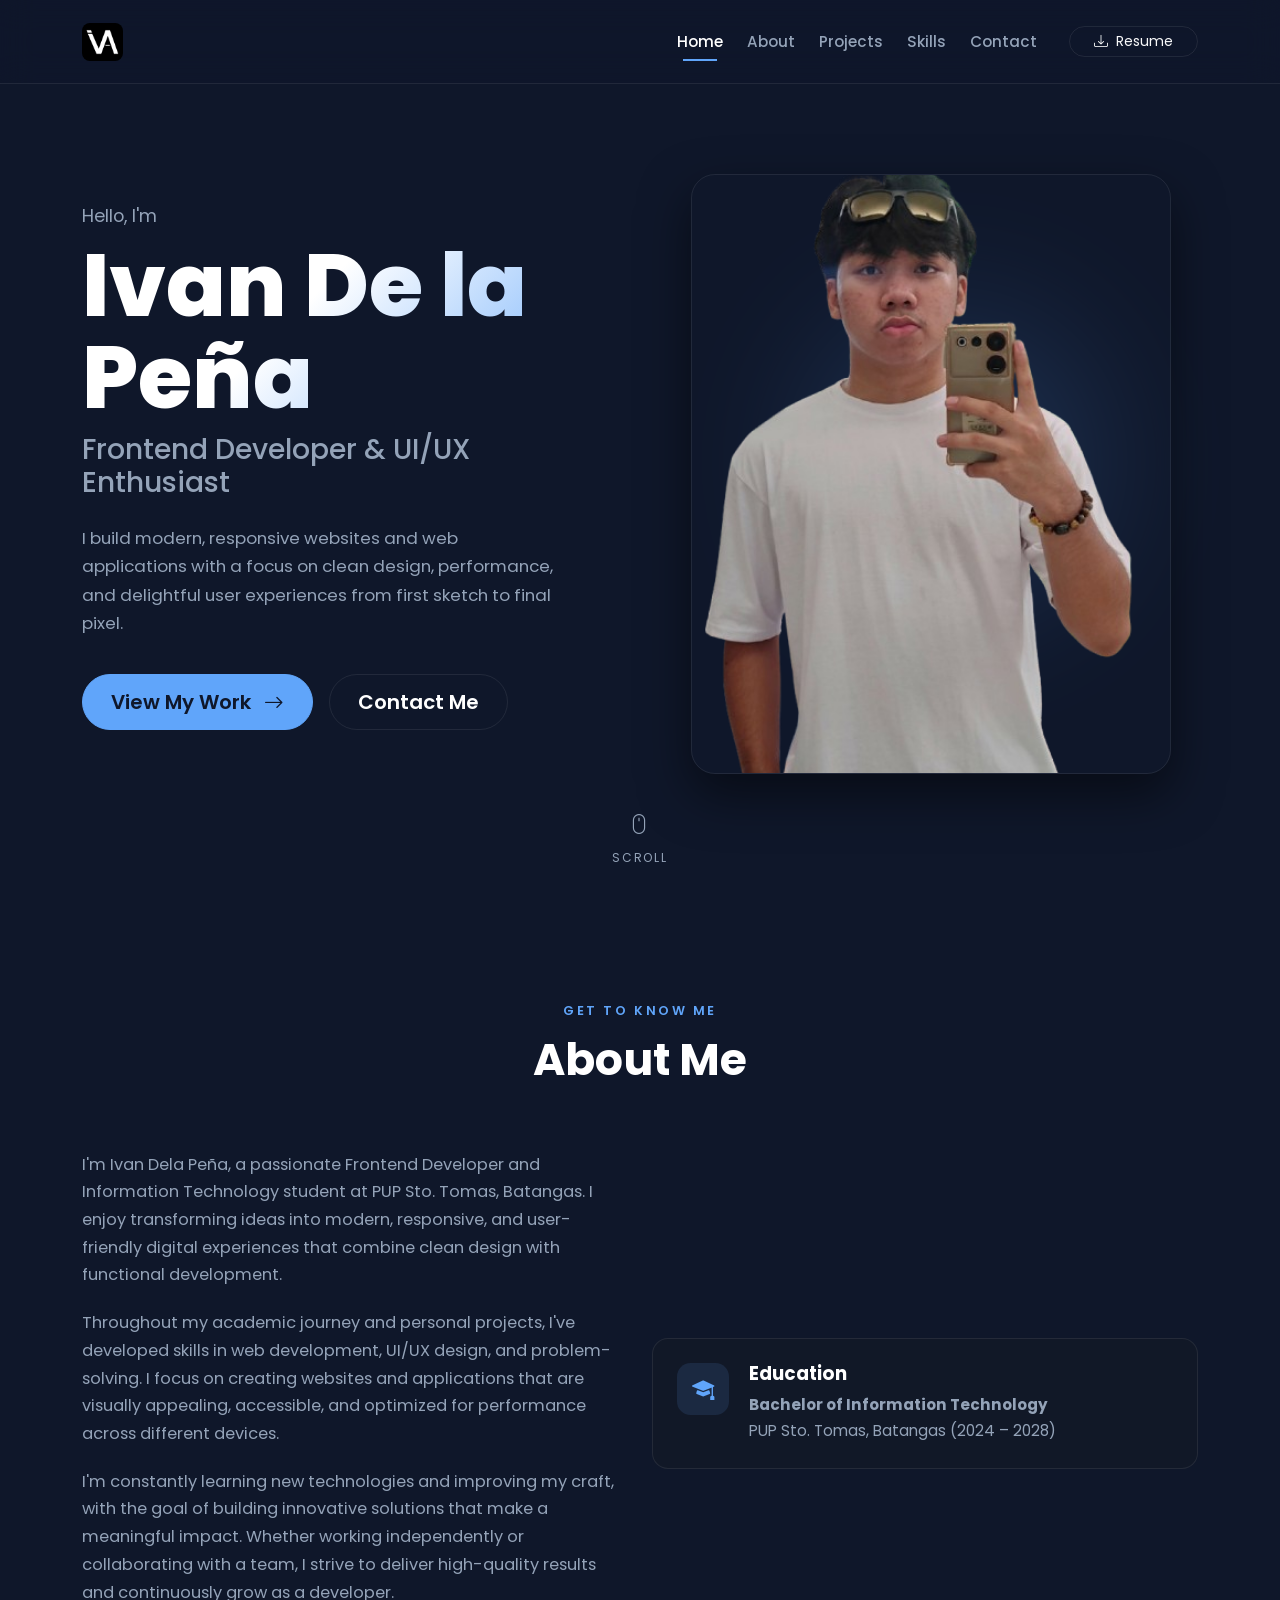
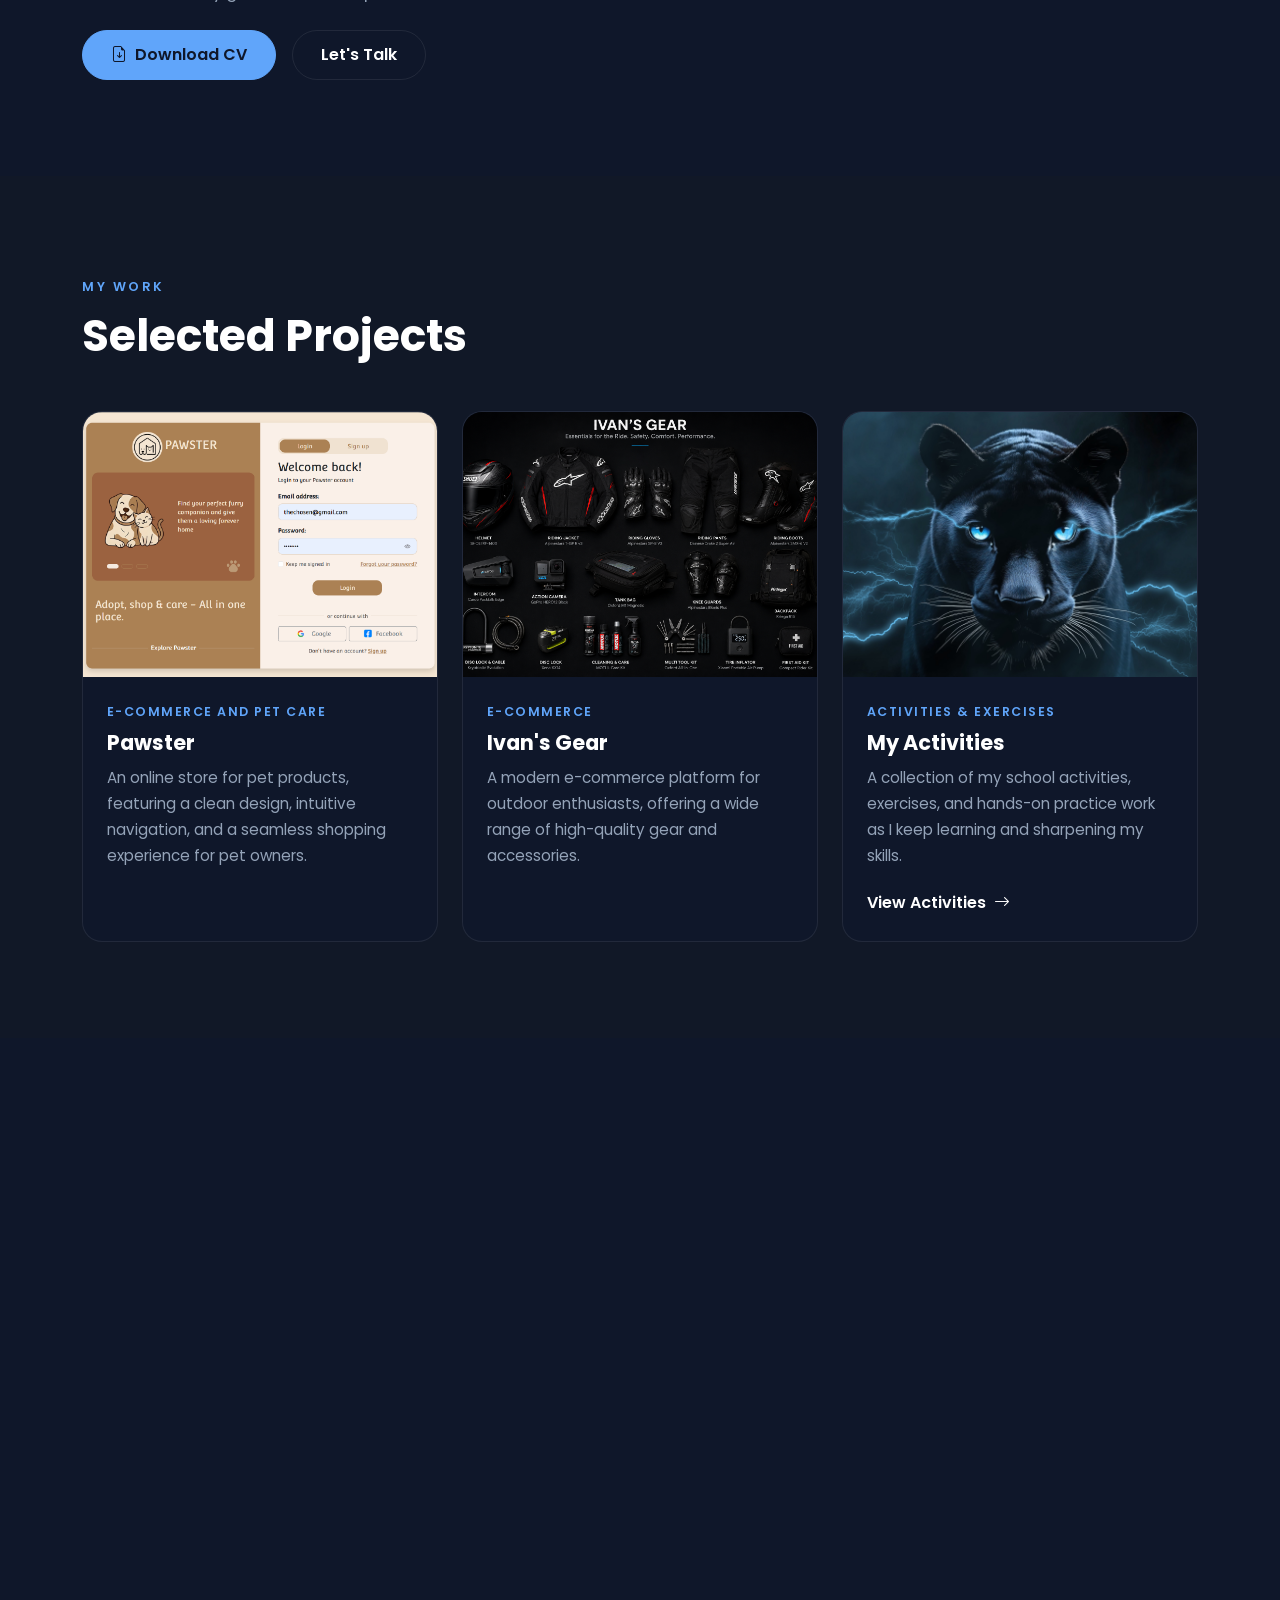
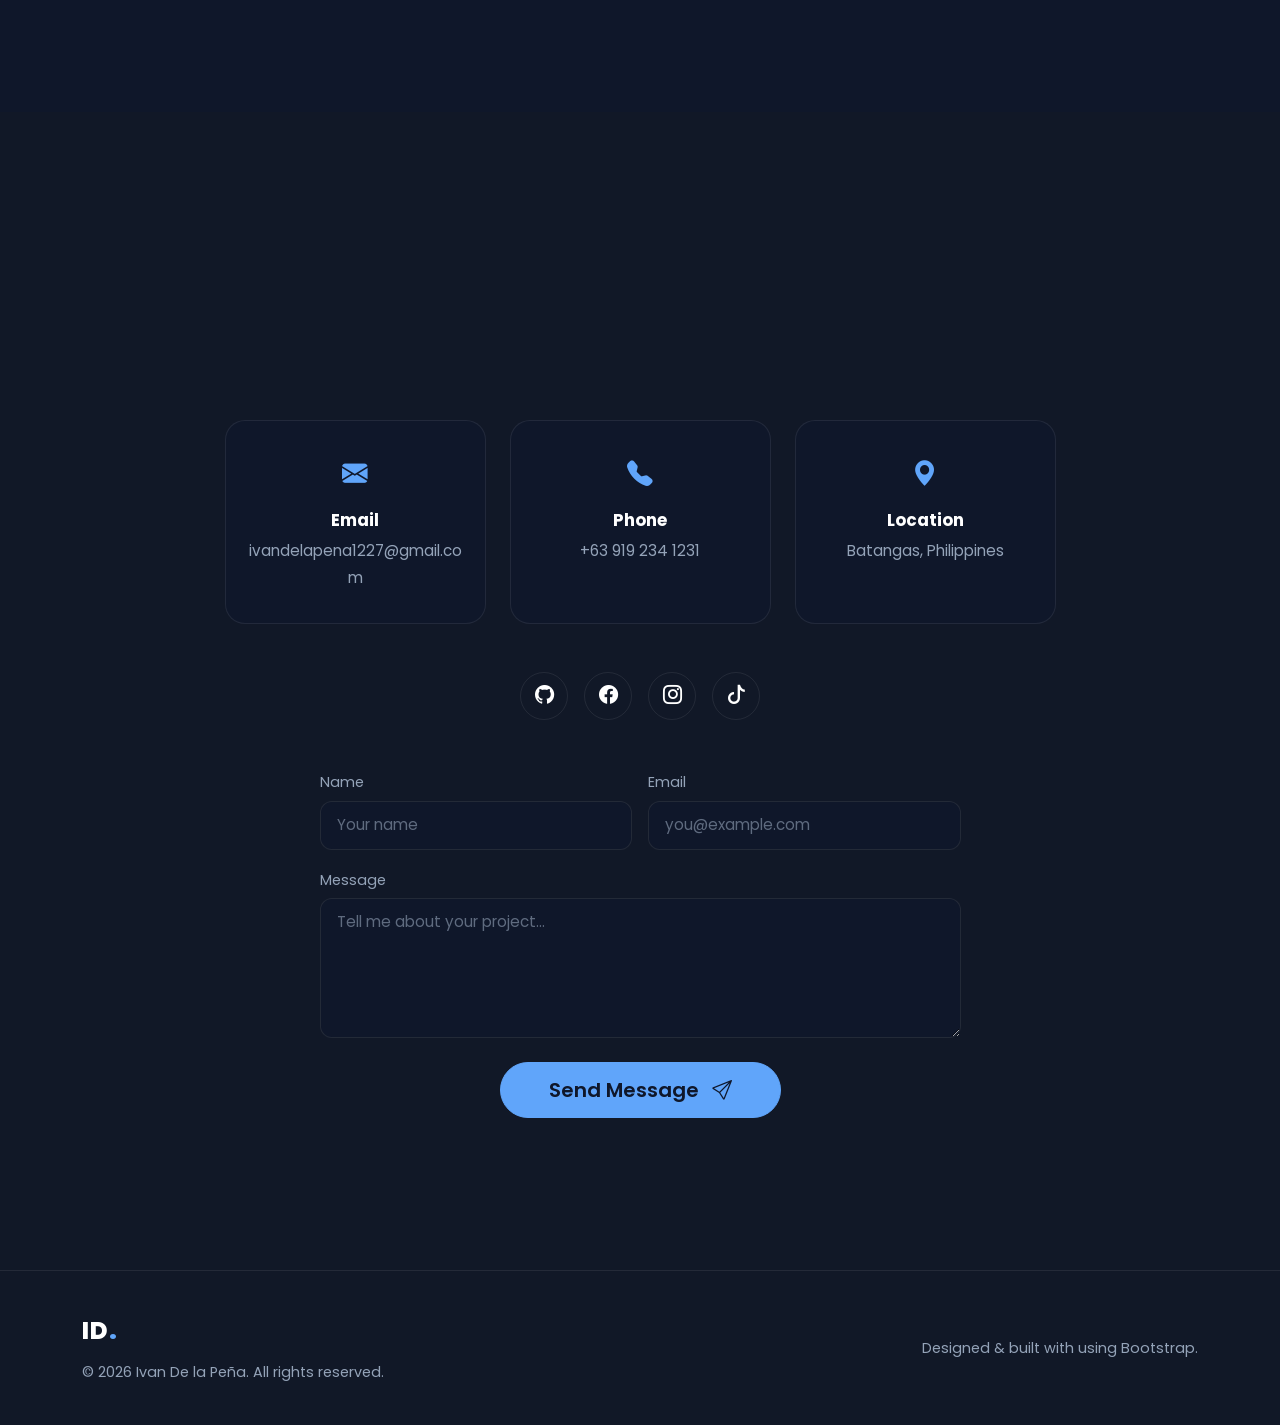
<file: index.html>
<!DOCTYPE html>
<html lang="en">
<head>
  <meta charset="UTF-8" />
  <meta name="viewport" content="width=device-width, initial-scale=1.0" />
  <title>Ivan De la Peña | Frontend Developer &amp; UI/UX Designer</title>
  <meta name="description" content="Portfolio of Ivan De la Peña, a Frontend Developer and UI/UX enthusiast specializing in modern, responsive websites and web applications." />
  <meta name="author" content="Ivan De la Peña" />
  <link rel="preconnect" href="https://fonts.googleapis.com">
  <link rel="preconnect" href="https://fonts.gstatic.com" crossorigin>
  <link href="https://fonts.googleapis.com/css2?family=Poppins:wght@300;400;500;600;700;800&display=swap" rel="stylesheet">
  <link href="https://cdn.jsdelivr.net/npm/bootstrap@5.3.3/dist/css/bootstrap.min.css" rel="stylesheet">
  <link rel="stylesheet" href="https://cdn.jsdelivr.net/npm/bootstrap-icons@1.11.3/font/bootstrap-icons.css">
  <link rel="stylesheet" href="style.css">
</head>
<body>

  <a class="skip-link visually-hidden-focusable" href="#main">Skip to main content</a>

  <header>
    <nav class="navbar navbar-expand-lg fixed-top glass-nav" id="mainNav" aria-label="Main navigation">
      <div class="container">
        <a class="navbar-brand logo" href="#home">
          <img src="images/logo.png" alt="Ivan De la Peña logo" class="navbar-logo">
        </a>

        <button class="navbar-toggler" type="button" data-bs-toggle="collapse" data-bs-target="#navMenu"
          aria-controls="navMenu" aria-expanded="false" aria-label="Toggle navigation">
          <span class="navbar-toggler-icon"></span>
        </button>

        <div class="collapse navbar-collapse" id="navMenu">
          <ul class="navbar-nav ms-auto align-items-lg-center gap-lg-2">
            <li class="nav-item">
              <a class="nav-link active" href="#home">Home</a>
            </li>
            <li class="nav-item">
              <a class="nav-link" href="#about">About</a>
            </li>
            <li class="nav-item">
              <a class="nav-link" href="#projects">Projects</a>
            </li>
            <li class="nav-item">
              <a class="nav-link" href="#skills">Skills</a>
            </li>
            <li class="nav-item">
              <a class="nav-link" href="#contact">Contact</a>
            </li>
            <li class="nav-item ms-lg-3 mt-3 mt-lg-0">
              <a class="btn btn-outline-light btn-sm rounded-pill px-4" href="assets/resume.pdf" download>
                <i class="bi bi-download me-1"></i> Resume
              </a>
            </li>
          </ul>
        </div>
      </div>
    </nav>
  </header>

  <main id="main">
    <section id="home" class="hero-section d-flex align-items-center" aria-label="Introduction">
      <div class="container">
        <div class="row align-items-center gx-5">

          <div class="col-lg-6 order-2 order-lg-1 text-center text-lg-start">
            <p class="eyebrow fade-in">Hello, I'm</p>
            <h1 class="hero-name fade-in" style="transition-delay: .05s;">Ivan De la Peña</h1>
            <h2 class="hero-title fade-in" style="transition-delay: .1s;">Frontend Developer &amp; UI/UX Enthusiast</h2>
            <p class="hero-desc fade-in" style="transition-delay: .15s;">
              I build modern, responsive websites and web applications with a focus on
              clean design, performance, and delightful user experiences from
              first sketch to final pixel.
            </p>

            <div class="hero-buttons fade-in d-flex flex-column flex-sm-row gap-3 justify-content-center justify-content-lg-start" style="transition-delay: .2s;">
              <a href="#projects" class="btn btn-primary-custom btn-lg rounded-pill">
                View My Work <i class="bi bi-arrow-right ms-2"></i>
              </a>
              <a href="#contact" class="btn btn-outline-custom btn-lg rounded-pill">
                Contact Me
              </a>
            </div>
          </div>
          <div class="col-lg-6 order-1 order-lg-2 mb-5 mb-lg-0">
            <div class="hero-image-wrapper fade-in">
              <div class="hero-glow" aria-hidden="true"></div>
              <img src="images/me.png" alt="Portrait of Ivan De la Peña, Frontend Developer" class="hero-image" />
            </div>
          </div>

        </div>
      </div>

      <a href="#about" class="scroll-indicator" aria-label="Scroll to About section">
        <i class="bi bi-mouse"></i>
        <span>Scroll</span>
      </a>
    </section>

    <section id="about" class="section-padding" aria-label="About me">
      <div class="container">
        <div class="row">
          <div class="col-12 text-center mb-5">
            <p class="section-eyebrow fade-in">Get To Know Me</p>
            <h2 class="section-title fade-in">About Me</h2>
          </div>
        </div>

        <div class="row align-items-center gy-5">
          <div class="col-lg-6 fade-in">
            <p class="about-text">
              I'm Ivan Dela Peña, a passionate Frontend Developer and Information Technology student at PUP Sto. Tomas, Batangas. 
              I enjoy transforming ideas into modern, responsive, 
              and user-friendly digital experiences that combine clean design with functional development.
            </p>
            <p class="about-text">
              Throughout my academic journey and personal projects, I've developed skills in web development, 
              UI/UX design, and problem-solving. I focus on creating websites and applications that are visually appealing, 
              accessible, and optimized for performance across different devices.
            </p>

            <p class="about-text">
              I'm constantly learning new technologies and improving my craft, 
              with the goal of building innovative solutions that make a meaningful impact. 
              Whether working independently or collaborating with a team, 
              I strive to deliver high-quality results and continuously grow as a developer.
            </p>

            <div class="d-flex flex-wrap gap-3 mt-4">
              <a href="assets/resume.pdf" download class="btn btn-primary-custom rounded-pill">
                <i class="bi bi-file-earmark-arrow-down me-2"></i>Download CV
              </a>
              <a href="#contact" class="btn btn-outline-custom rounded-pill">
                Let's Talk
              </a>
            </div>
          </div>

          <div class="col-lg-6 fade-in" style="transition-delay: .1s;">
            <div class="info-card mb-4">
              <div class="info-icon">
                <i class="bi bi-mortarboard-fill"></i>
              </div>
              <div>
                <h3 class="info-title">Education</h3>
                <p class="info-text">
                  <strong>Bachelor of Information Technology</strong><br>
                  PUP Sto. Tomas, Batangas (2024 &ndash; 2028)<br>
                </p>
              </div>
            </div>
          </div>
        </div>
      </div>
    </section>

    <section id="projects" class="section-padding bg-surface" aria-label="Selected projects">
      <div class="container">
        <div class="row align-items-end mb-5">
          <div class="col-md-8 fade-in">
            <p class="section-eyebrow">My Work</p>
            <h2 class="section-title mb-0">Selected Projects</h2>
          </div>
        </div>

        <div class="row g-4 justify-content-center">

          <div class="col-lg-4 col-md-6 fade-in">
            <article class="project-card">
              <div class="project-img-wrapper">
                <img src="images/pawster.png" alt="Pawster" class="project-img" loading="lazy">
              </div>
              <div class="project-body">
                <span class="project-category">E-commerce and Pet Care</span>
                <h3 class="project-title">Pawster</h3>
                <p class="project-desc">
                  An online store for pet products, featuring a clean design, 
                  intuitive navigation, and a seamless shopping experience for pet owners.
                </p>
              </div>
            </article>
          </div>

          <div class="col-lg-4 col-md-6 fade-in" style="transition-delay: .1s;">
            <article class="project-card">
              <div class="project-img-wrapper">
                <img src="images/ivansgear.png" alt="Analytics dashboard interface showing sales charts" class="project-img" loading="lazy">
              </div>
              <div class="project-body">
                <span class="project-category">E-commerce</span>
                <h3 class="project-title">Ivan's Gear</h3>
                <p class="project-desc">
                  A modern e-commerce platform for outdoor enthusiasts, offering a wide range of high-quality gear and accessories.
                </p>
              </div>
            </article>
          </div>

          <div class="col-lg-4 col-md-6 fade-in" style="transition-delay: .2s;">
            <article class="project-card">
              <div class="project-img-wrapper">
                <img src="images/activities.jpg" alt="Preview of my activities" class="project-img" loading="lazy">
              </div>
              <div class="project-body">
                <span class="project-category">Activities &amp; Exercises</span>
                <h3 class="project-title">My Activities</h3>
                <p class="project-desc">
                  A collection of my school activities, exercises, and hands-on practice work
                  as I keep learning and sharpening my skills.
                </p>
                <a href="activities.html" class="project-link">
                  View Activities <i class="bi bi-arrow-right ms-2"></i>
                </a>
              </div>
            </article>
          </div>

        </div>
      </div>
    </section>

    <section id="skills" class="section-padding" aria-label="Skills and tools">
      <div class="container">
        <div class="row">
          <div class="col-12 text-center mb-5">
            <p class="section-eyebrow fade-in">What I Work With</p>
            <h2 class="section-title fade-in">Mastery &amp; Tools</h2>
          </div>
        </div>

        <div class="row g-4">

          <div class="col-lg-3 col-md-6 fade-in">
            <div class="skill-card h-100">
              <div class="skill-card-header">
                <i class="bi bi-code-slash"></i>
                <h3>Frontend</h3>
              </div>

              <div class="skill-item">
                <div class="skill-label"><span>HTML5</span><span>50%</span></div>
                <div class="progress skill-progress" role="progressbar" aria-label="HTML5 proficiency" aria-valuenow="50" aria-valuemin="0" aria-valuemax="100">
                  <div class="progress-bar" data-width="50"></div>
                </div>
              </div>

              <div class="skill-item">
                <div class="skill-label"><span>CSS3</span><span>50%</span></div>
                <div class="progress skill-progress" role="progressbar" aria-label="CSS3 proficiency" aria-valuenow="50" aria-valuemin="0" aria-valuemax="100">
                  <div class="progress-bar" data-width="50"></div>
                </div>
              </div>

              <div class="skill-item">
                <div class="skill-label"><span>Bootstrap</span><span>50%</span></div>
                <div class="progress skill-progress" role="progressbar" aria-label="Bootstrap proficiency" aria-valuenow="50" aria-valuemin="0" aria-valuemax="100">
                  <div class="progress-bar" data-width="50"></div>
                </div>
              </div>

              <div class="skill-item mb-0">
                <div class="skill-label"><span>JavaScript</span><span>50%</span></div>
                <div class="progress skill-progress" role="progressbar" aria-label="JavaScript proficiency" aria-valuenow="50" aria-valuemin="0" aria-valuemax="100">
                  <div class="progress-bar" data-width="50"></div>
                </div>
              </div>
            </div>
          </div>

          <div class="col-lg-3 col-md-6 fade-in" style="transition-delay: .05s;">
            <div class="skill-card h-100">
              <div class="skill-card-header">
                <i class="bi bi-server"></i>
                <h3>Backend</h3>
              </div>

              <div class="skill-item">
                <div class="skill-label"><span>PHP</span><span>50%</span></div>
                <div class="progress skill-progress" role="progressbar" aria-label="PHP proficiency" aria-valuenow="50" aria-valuemin="0" aria-valuemax="100">
                  <div class="progress-bar" data-width="50"></div>
                </div>
              </div>

              <div class="skill-item mb-0">
                <div class="skill-label"><span>REST APIs</span><span>50%</span></div>
                <div class="progress skill-progress" role="progressbar" aria-label="REST APIs proficiency" aria-valuenow="50" aria-valuemin="0" aria-valuemax="100">
                  <div class="progress-bar" data-width="50"></div>
                </div>
              </div>
            </div>
          </div>

          <div class="col-lg-3 col-md-6 fade-in" style="transition-delay: .1s;">
            <div class="skill-card h-100">
              <div class="skill-card-header">
                <i class="bi bi-database"></i>
                <h3>Database</h3>
              </div>

              <div class="skill-item mb-0">
                <div class="skill-label"><span>MySQL</span><span>50%</span></div>
                <div class="progress skill-progress" role="progressbar" aria-label="MySQL proficiency" aria-valuenow="50" aria-valuemin="0" aria-valuemax="100">
                  <div class="progress-bar" data-width="50"></div>
                </div>
              </div>
            </div>
          </div>

          <div class="col-lg-3 col-md-6 fade-in" style="transition-delay: .15s;">
            <div class="skill-card h-100">
              <div class="skill-card-header">
                <i class="bi bi-tools"></i>
                <h3>Tools</h3>
              </div>

              <div class="skill-item">
                <div class="skill-label"><span>Git &amp; GitHub</span><span>50%</span></div>
                <div class="progress skill-progress" role="progressbar" aria-label="Git and GitHub proficiency" aria-valuenow="50" aria-valuemin="0" aria-valuemax="100">
                  <div class="progress-bar" data-width="50"></div>
                </div>
              </div>

              <div class="skill-item mb-0">
                <div class="skill-label"><span>Figma</span><span>50%</span></div>
                <div class="progress skill-progress" role="progressbar" aria-label="Figma proficiency" aria-valuenow="50" aria-valuemin="0" aria-valuemax="100">
                  <div class="progress-bar" data-width="50"></div>
                </div>
              </div>
            </div>
          </div>

        </div>
      </div>
    </section>

    <section id="contact" class="section-padding bg-surface" aria-label="Contact">
      <div class="container">
        <div class="row">
          <div class="col-12 text-center mb-5">
            <p class="section-eyebrow fade-in">Get In Touch</p>
            <h2 class="section-title fade-in">Let's Work Together</h2>
            <p class="section-subtitle fade-in mx-auto">
              Have a project in mind or just want to say hi? My inbox is always open.
            </p>
          </div>
        </div>

        <div class="row g-4 justify-content-center mb-5">
          <div class="col-lg-3 col-md-6 fade-in">
            <div class="contact-info-card text-center">
              <i class="bi bi-envelope-fill"></i>
              <h3>Email</h3>
              <a href="mailto:ivandelapena1227@gmail.com">ivandelapena1227@gmail.com</a>
            </div>
          </div>
          <div class="col-lg-3 col-md-6 fade-in" style="transition-delay: .05s;">
            <div class="contact-info-card text-center">
              <i class="bi bi-telephone-fill"></i>
              <h3>Phone</h3>
              <a href="tel:+639192341231">+63 919 234 1231</a>
            </div>
          </div>
          <div class="col-lg-3 col-md-6 fade-in" style="transition-delay: .1s;">
            <div class="contact-info-card text-center">
              <i class="bi bi-geo-alt-fill"></i>
              <h3>Location</h3>
              <span>Batangas, Philippines</span>
            </div>
          </div>
        </div>

        <div class="row fade-in">
          <div class="col-12 text-center mb-5">
            <div class="social-icons">
              <a href="https://github.com/So-ye" aria-label="GitHub profile"><i class="bi bi-github"></i></a>
              <a href="https://www.facebook.com/ivan.delapena.39108" aria-label="Facebook profile"><i class="bi bi-facebook"></i></a>
              <a href="https://www.instagram.com/so_yehh/" aria-label="Instagram profile"><i class="bi bi-instagram"></i></a>
              <a href="https://www.tiktok.com/@so._.ye2" aria-label="TikTok profile"><i class="bi bi-tiktok"></i></a>
            </div>
          </div>
        </div>

        <div class="row justify-content-center">
          <div class="col-lg-7 fade-in">
            <form id="contactForm" class="contact-form" novalidate>
              <div class="row g-3">
                <div class="col-md-6">
                  <label for="name" class="form-label">Name</label>
                  <input type="text" class="form-control" id="name" name="name" placeholder="Your name" required>
                </div>
                <div class="col-md-6">
                  <label for="email" class="form-label">Email</label>
                  <input type="email" class="form-control" id="email" name="email" placeholder="you@example.com" required>
                </div>
                <div class="col-12">
                  <label for="message" class="form-label">Message</label>
                  <textarea class="form-control" id="message" name="message" rows="5" placeholder="Tell me about your project..." required></textarea>
                </div>
                <div class="col-12 text-center mt-4">
                  <button type="submit" class="btn btn-primary-custom btn-lg rounded-pill px-5">
                    Send Message <i class="bi bi-send ms-2"></i>
                  </button>
                </div>
                <div class="col-12">
                  <div id="formStatus" class="form-status text-center mt-3" role="status" aria-live="polite"></div>
                </div>
              </div>
            </form>
          </div>
        </div>

      </div>
    </section>

  </main>

  <footer class="footer">
    <div class="container">
      <div class="row align-items-center gy-3">
        <div class="col-md-6 text-center text-md-start">
          <a href="#home" class="logo footer-logo">ID<span class="accent-dot">.</span></a>
          <p class="footer-text mb-0">&copy; <span id="year"></span> Ivan De la Peña. All rights reserved.</p>
        </div>
        <div class="col-md-6 text-center text-md-end">
          <p class="footer-text mb-0">Designed &amp; built with using Bootstrap.</p>
        </div>
      </div>
    </div>
  </footer>

  <button id="backToTop" class="back-to-top" aria-label="Back to top">
    <i class="bi bi-arrow-up"></i>
  </button>

  <script src="https://cdn.jsdelivr.net/npm/bootstrap@5.3.3/dist/js/bootstrap.bundle.min.js"></script>

  <script src="script.js"></script>
</body>
</html>
</file>
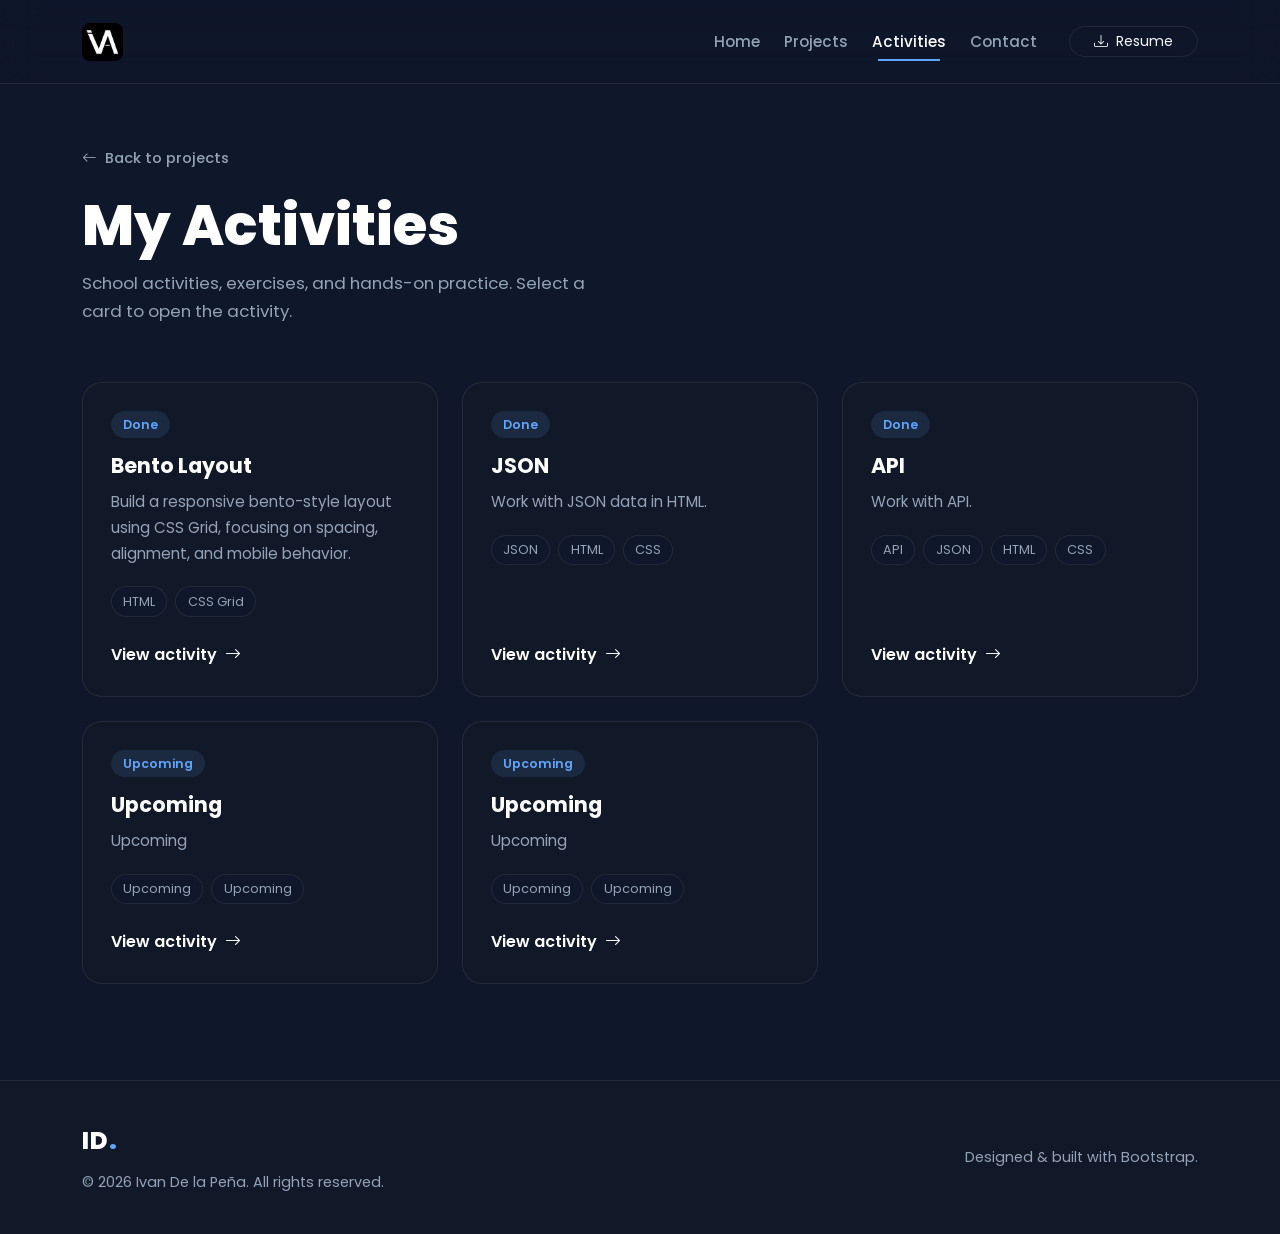
<file: activities.html>
<!DOCTYPE html>
<html lang="en">
<head>
  <meta charset="UTF-8" />
  <meta name="viewport" content="width=device-width, initial-scale=1.0" />
  <title>Activities | Ivan De la Peña</title>
  <meta name="description" content="School activities, exercises, and hands-on practice work by Ivan De la Peña." />
  <link rel="preconnect" href="https://fonts.googleapis.com">
  <link rel="preconnect" href="https://fonts.gstatic.com" crossorigin>
  <link href="https://fonts.googleapis.com/css2?family=Poppins:wght@300;400;500;600;700;800&display=swap" rel="stylesheet">
  <link href="https://cdn.jsdelivr.net/npm/bootstrap@5.3.3/dist/css/bootstrap.min.css" rel="stylesheet">
  <link rel="stylesheet" href="https://cdn.jsdelivr.net/npm/bootstrap-icons@1.11.3/font/bootstrap-icons.css">
  <link rel="stylesheet" href="style.css">
  <link rel="stylesheet" href="activities.css">
</head>
<body>

  <a class="skip-link visually-hidden-focusable" href="#main">Skip to main content</a>

  <header>
    <nav class="navbar navbar-expand-lg fixed-top glass-nav" id="mainNav" aria-label="Main navigation">
      <div class="container">
        <a class="navbar-brand logo" href="index.html">
          <img src="images/logo.png" alt="Ivan De la Peña logo" class="navbar-logo">
        </a>
        <button class="navbar-toggler" type="button" data-bs-toggle="collapse" data-bs-target="#navMenu"
          aria-controls="navMenu" aria-expanded="false" aria-label="Toggle navigation">
          <span class="navbar-toggler-icon"></span>
        </button>
        <div class="collapse navbar-collapse" id="navMenu">
          <ul class="navbar-nav ms-auto align-items-lg-center gap-lg-2">
            <li class="nav-item"><a class="nav-link" href="index.html">Home</a></li>
            <li class="nav-item"><a class="nav-link" href="index.html#projects">Projects</a></li>
            <li class="nav-item"><a class="nav-link active" href="activities.html" aria-current="page">Activities</a></li>
            <li class="nav-item"><a class="nav-link" href="index.html#contact">Contact</a></li>
            <li class="nav-item ms-lg-3 mt-3 mt-lg-0">
              <a class="btn btn-outline-light btn-sm rounded-pill px-4" href="assets/resume.pdf" download>
                <i class="bi bi-download me-1"></i> Resume
              </a>
            </li>
          </ul>
        </div>
      </div>
    </nav>
  </header>

  <main id="main">
    <section class="activities-hero" aria-label="Activities overview">
      <div class="container">
        <a href="index.html#projects" class="back-link"><i class="bi bi-arrow-left me-2"></i>Back to projects</a>
        <h1 class="activities-title">My Activities</h1>
        <p class="activities-intro">
          School activities, exercises, and hands-on practice. Select a card to open the activity.
        </p>
      </div>
    </section>

    <section class="activities-list-section" aria-label="Activity list">
      <div class="container">
        <ul class="activity-grid">

          <li>
            <a href="https://so-ye.github.io/Activities/Bento/" class="activity-card">
              <span class="status-pill upcoming">Done</span>
              <h2 class="activity-name">Bento Layout</h2>
              <p class="activity-desc">Build a responsive bento-style layout using CSS Grid, focusing on spacing, alignment, and mobile behavior.</p>
              <ul class="activity-tags"><li>HTML</li><li>CSS Grid</li></ul>
              <span class="activity-open">View activity <i class="bi bi-arrow-right ms-2" aria-hidden="true"></i></span>
            </a>
          </li>
          <li>
            <a href="https://so-ye.github.io/Activities/JSON/" class="activity-card">
              <span class="status-pill upcoming">Done</span>
              <h2 class="activity-name">JSON</h2>
              <p class="activity-desc">Work with JSON data in HTML.</p>
              <ul class="activity-tags"><li>JSON</li><li>HTML</li><li>CSS </li></ul>
              <span class="activity-open">View activity<i class="bi bi-arrow-right ms-2" aria-hidden="true"></i></span>
            </a>
          </li>
          <li>
            <a href="https://so-ye.github.io/Activities/API/" class="activity-card">
              <span class="status-pill upcoming">Done</span>
              <h2 class="activity-name">API</h2>
              <p class="activity-desc">Work with API.</p>
              <ul class="activity-tags"><li>API</li><li>JSON</li><li>HTML</li><li>CSS</li></ul>
              <span class="activity-open">View activity<i class="bi bi-arrow-right ms-2" aria-hidden="true"></i></span>
            </a>
          </li>
          <li>
            <a href="#" class="activity-card">
              <span class="status-pill upcoming">Upcoming</span>
              <h2 class="activity-name">Upcoming</h2>
              <p class="activity-desc">Upcoming</p>
              <ul class="activity-tags"><li>Upcoming</li><li>Upcoming</li></ul>
              <span class="activity-open">View activity <i class="bi bi-arrow-right ms-2" aria-hidden="true"></i></span>
            </a>
          </li>
          <li>
            <a href="#" class="activity-card">
              <span class="status-pill upcoming">Upcoming</span>
              <h2 class="activity-name">Upcoming</h2>
              <p class="activity-desc">Upcoming</p>
              <ul class="activity-tags"><li>Upcoming</li><li>Upcoming</li></ul>
              <span class="activity-open">View activity <i class="bi bi-arrow-right ms-2" aria-hidden="true"></i></span>
            </a>
          </li>
        </ul>

      </div>
    </section>
  </main>

  <footer class="footer">
    <div class="container">
      <div class="row align-items-center gy-3">
        <div class="col-md-6 text-center text-md-start">
          <a href="index.html" class="logo footer-logo">ID<span class="accent-dot">.</span></a>
          <p class="footer-text mb-0">&copy; <span id="year"></span> Ivan De la Peña. All rights reserved.</p>
        </div>
        <div class="col-md-6 text-center text-md-end">
          <p class="footer-text mb-0">Designed &amp; built with Bootstrap.</p>
        </div>
      </div>
    </div>
  </footer>

  <button id="backToTop" class="back-to-top" aria-label="Back to top">
    <i class="bi bi-arrow-up"></i>
  </button>

  <script src="https://cdn.jsdelivr.net/npm/bootstrap@5.3.3/dist/js/bootstrap.bundle.min.js"></script>
  <script src="script.js"></script>
</body>
</html>
</file>
<file: style.css>
:root {
  --bg: #0f172a;
  --surface: #111827;
  --surface-light: #1a2436;
  --primary: #ffffff;
  --accent: #60a5fa;
  --accent-soft: rgba(96, 165, 250, 0.12);
  --text-secondary: #94a3b8;
  --border-color: rgba(255, 255, 255, 0.08);
  --font-primary: 'Poppins', sans-serif;
  --section-padding-y: 6rem;
  --section-padding-y-mobile: 4rem;
  --transition-fast: 0.2s ease;
  --transition-base: 0.35s ease;
  --transition-slow: 0.6s ease;
  --shadow-soft: 0 10px 30px rgba(0, 0, 0, 0.35);
  --shadow-strong: 0 20px 50px rgba(0, 0, 0, 0.5);
}


*,
*::before,
*::after {
  box-sizing: border-box;
}

html {
  scroll-behavior: smooth;
}

body {
  font-family: var(--font-primary);
  background-color: var(--bg);
  color: var(--primary);
  line-height: 1.7;
  overflow-x: hidden;
}

h1, h2, h3, h4, h5, h6 {
  font-family: var(--font-primary);
  font-weight: 700;
  color: var(--primary);
  margin: 0;
}

p {
  color: var(--text-secondary);
  margin: 0;
}

a {
  text-decoration: none;
  color: inherit;
}

img {
  max-width: 100%;
  display: block;
}

.skip-link {
  position: absolute;
  top: 0;
  left: 0;
  background: var(--accent);
  color: var(--bg);
  padding: 0.5rem 1rem;
  z-index: 2000;
}

a:focus-visible,
button:focus-visible,
input:focus-visible,
textarea:focus-visible {
  outline: 2px solid var(--accent);
  outline-offset: 3px;
}

@media (prefers-reduced-motion: reduce) {
  html {
    scroll-behavior: auto;
  }
  * {
    transition-duration: 0.01ms !important;
    animation-duration: 0.01ms !important;
  }
}


.section-padding {
  padding: var(--section-padding-y) 0;
}

.bg-surface {
  background-color: var(--surface);
}

.text-accent {
  color: var(--accent) !important;
}

.accent-dot {
  color: var(--accent);
}

.section-eyebrow {
  display: inline-block;
  text-transform: uppercase;
  letter-spacing: 0.2em;
  font-size: 0.8rem;
  font-weight: 600;
  color: var(--accent);
  margin-bottom: 0.75rem;
}

.section-title {
  font-size: clamp(2rem, 4vw, 2.75rem);
  font-weight: 700;
  margin-bottom: 1rem;
}

.section-subtitle {
  max-width: 560px;
  font-size: 1.05rem;
}


.glass-nav {
  background: rgba(15, 23, 42, 0.55);
  backdrop-filter: blur(16px);
  -webkit-backdrop-filter: blur(16px);
  border-bottom: 1px solid var(--border-color);
  transition: background var(--transition-base), box-shadow var(--transition-base), padding var(--transition-base);
  padding-top: 1.1rem;
  padding-bottom: 1.1rem;
}

.glass-nav.scrolled {
  background: rgba(15, 23, 42, 0.85);
  box-shadow: var(--shadow-soft);
  padding-top: 0.7rem;
  padding-bottom: 0.7rem;
}

.logo {
  font-size: 1.5rem;
  font-weight: 800;
  letter-spacing: 0.05em;
  color: var(--primary);
}

.navbar-logo {
  height: 38px;
  width: auto;
  border-radius: 0.5rem;
  display: block;
  transition: transform var(--transition-fast);
}

.navbar-brand:hover .navbar-logo {
  transform: scale(1.05);
}

.navbar-nav .nav-link {
  color: var(--text-secondary);
  font-weight: 500;
  font-size: 0.95rem;
  position: relative;
  padding: 0.5rem 0.85rem;
  transition: color var(--transition-fast);
}

.navbar-nav .nav-link:hover,
.navbar-nav .nav-link.active {
  color: var(--primary);
}

.navbar-nav .nav-link::after {
  content: '';
  position: absolute;
  left: 0.85rem;
  right: 0.85rem;
  bottom: 0.1rem;
  height: 2px;
  background: var(--accent);
  transform: scaleX(0);
  transform-origin: left;
  transition: transform var(--transition-base);
}

.navbar-nav .nav-link:hover::after,
.navbar-nav .nav-link.active::after {
  transform: scaleX(1);
}

.navbar-toggler {
  border: none;
  box-shadow: none;
}

.navbar-toggler:focus {
  box-shadow: none;
}

.navbar-toggler-icon {
  filter: invert(1);
}


.hero-section {
  min-height: 100vh;
  padding-top: 7rem;
  padding-bottom: 4rem;
  position: relative;
}

.eyebrow {
  font-size: 1.1rem;
  color: var(--text-secondary);
  margin-bottom: 0.5rem;
}

.hero-name {
  font-size: clamp(3rem, 8vw, 5.5rem);
  font-weight: 800;
  line-height: 1.05;
  margin-bottom: 0.5rem;
  background: linear-gradient(135deg, var(--primary) 40%, var(--accent) 100%);
  -webkit-background-clip: text;
  background-clip: text;
  -webkit-text-fill-color: transparent;
}

.hero-title {
  font-size: clamp(1.2rem, 2.5vw, 1.75rem);
  font-weight: 500;
  color: var(--text-secondary);
  margin-bottom: 1.5rem;
}

.hero-desc {
  font-size: 1.05rem;
  max-width: 480px;
  margin: 0 auto 2.25rem;
}

@media (min-width: 992px) {
  .hero-desc {
    margin-left: 0;
  }
}

.hero-buttons {
  margin-bottom: 1rem;
}

.hero-image-wrapper {
  position: relative;
  max-width: 480px;
  margin: 0 auto;
}

.hero-image {
  width: 100%;
  aspect-ratio: 4 / 5;
  object-fit: cover;
  border-radius: 1.5rem;
  box-shadow: var(--shadow-strong);
  border: 1px solid var(--border-color);
  position: relative;
  z-index: 2;
  transition: transform var(--transition-slow), box-shadow var(--transition-slow);
}

.hero-image-wrapper:hover .hero-image {
  transform: translateY(-8px) scale(1.015);
  box-shadow: 0 25px 60px rgba(96, 165, 250, 0.25);
}

.hero-glow {
  position: absolute;
  top: 8%;
  right: 5%;
  width: 80%;
  height: 80%;
  background: radial-gradient(circle, var(--accent) 0%, transparent 70%);
  opacity: 0.25;
  filter: blur(60px);
  z-index: 1;
  border-radius: 50%;
}

.scroll-indicator {
  position: absolute;
  bottom: 2rem;
  left: 50%;
  transform: translateX(-50%);
  display: flex;
  flex-direction: column;
  align-items: center;
  gap: 0.4rem;
  color: var(--text-secondary);
  font-size: 0.75rem;
  letter-spacing: 0.15em;
  text-transform: uppercase;
  animation: bounce 2.4s infinite;
  transition: color var(--transition-fast);
}

.scroll-indicator:hover {
  color: var(--accent);
}

.scroll-indicator i {
  font-size: 1.25rem;
}

@keyframes bounce {
  0%, 100% { transform: translate(-50%, 0); }
  50% { transform: translate(-50%, 8px); }
}


.btn-primary-custom {
  background-color: var(--accent);
  border: 1px solid var(--accent);
  color: var(--bg);
  font-weight: 600;
  padding: 0.75rem 1.75rem;
  transition: transform var(--transition-fast), box-shadow var(--transition-fast), background-color var(--transition-fast);
}

.btn-primary-custom:hover,
.btn-primary-custom:focus {
  background-color: #4f94e6;
  border-color: #4f94e6;
  color: var(--bg);
  transform: translateY(-3px);
  box-shadow: 0 10px 25px rgba(96, 165, 250, 0.35);
}

.btn-outline-custom {
  background-color: transparent;
  border: 1px solid var(--border-color);
  color: var(--primary);
  font-weight: 600;
  padding: 0.75rem 1.75rem;
  transition: transform var(--transition-fast), background-color var(--transition-fast), border-color var(--transition-fast);
}

.btn-outline-custom:hover,
.btn-outline-custom:focus {
  background-color: var(--surface-light);
  border-color: var(--accent);
  color: var(--primary);
  transform: translateY(-3px);
}

.btn-outline-light {
  border-color: var(--border-color);
  transition: all var(--transition-fast);
}

.btn-outline-light:hover {
  background-color: var(--accent);
  border-color: var(--accent);
  color: var(--bg);
  transform: translateY(-2px);
}


.about-text {
  margin-bottom: 1.25rem;
  font-size: 1.02rem;
}

.info-card {
  display: flex;
  gap: 1.25rem;
  align-items: flex-start;
  background-color: var(--surface);
  border: 1px solid var(--border-color);
  border-radius: 1rem;
  padding: 1.5rem;
  transition: transform var(--transition-base), border-color var(--transition-base);
}

.info-card:hover {
  transform: translateY(-4px);
  border-color: var(--accent);
}

.info-icon {
  flex-shrink: 0;
  width: 52px;
  height: 52px;
  border-radius: 0.85rem;
  background: var(--accent-soft);
  color: var(--accent);
  display: flex;
  align-items: center;
  justify-content: center;
  font-size: 1.4rem;
}

.info-title {
  font-size: 1.15rem;
  margin-bottom: 0.4rem;
}

.info-text {
  font-size: 0.95rem;
  margin: 0;
}


.view-all-link {
  font-weight: 600;
  color: var(--primary);
  display: inline-flex;
  align-items: center;
  transition: color var(--transition-fast), gap var(--transition-fast);
}

.view-all-link:hover {
  color: var(--accent);
}

.project-card {
  background-color: var(--bg);
  border: 1px solid var(--border-color);
  border-radius: 1.25rem;
  overflow: hidden;
  height: 100%;
  display: flex;
  flex-direction: column;
  transition: transform var(--transition-base), box-shadow var(--transition-base), border-color var(--transition-base);
}

.project-card:hover {
  transform: translateY(-10px);
  box-shadow: var(--shadow-strong);
  border-color: var(--accent);
}

.project-img-wrapper {
  overflow: hidden;
  aspect-ratio: 4 / 3;
}

.project-img {
  width: 100%;
  height: 100%;
  object-fit: cover;
  transition: transform var(--transition-slow);
}

.project-card:hover .project-img {
  transform: scale(1.08);
}

.project-body {
  padding: 1.5rem;
  flex-grow: 1;
  display: flex;
  flex-direction: column;
}

.project-category {
  display: inline-block;
  font-size: 0.78rem;
  text-transform: uppercase;
  letter-spacing: 0.12em;
  color: var(--accent);
  font-weight: 600;
  margin-bottom: 0.5rem;
}

.project-title {
  font-size: 1.3rem;
  margin-bottom: 0.6rem;
}

.project-desc {
  font-size: 0.95rem;
  margin-bottom: 1.25rem;
  flex-grow: 1;
}

.project-link {
  font-weight: 600;
  color: var(--primary);
  display: inline-flex;
  align-items: center;
  align-self: flex-start;
  border-bottom: 1px solid transparent;
  transition: color var(--transition-fast), border-color var(--transition-fast);
}

.project-link:hover {
  color: var(--accent);
  border-color: var(--accent);
}


.skill-card {
  background-color: var(--surface);
  border: 1px solid var(--border-color);
  border-radius: 1.25rem;
  padding: 1.75rem;
  transition: transform var(--transition-base), border-color var(--transition-base);
}

.skill-card:hover {
  transform: translateY(-6px);
  border-color: var(--accent);
}

.skill-card-header {
  display: flex;
  align-items: center;
  gap: 0.75rem;
  margin-bottom: 1.5rem;
}

.skill-card-header i {
  font-size: 1.5rem;
  color: var(--accent);
}

.skill-card-header h3 {
  font-size: 1.15rem;
  margin: 0;
}

.skill-item {
  margin-bottom: 1.25rem;
}

.skill-label {
  display: flex;
  justify-content: space-between;
  font-size: 0.88rem;
  margin-bottom: 0.4rem;
  color: var(--primary);
}

.skill-label span:last-child {
  color: var(--text-secondary);
}

.skill-progress {
  height: 6px;
  background-color: var(--surface-light);
  border-radius: 999px;
  overflow: hidden;
}

.skill-progress .progress-bar {
  background: linear-gradient(90deg, var(--accent), #a5c9fb);
  width: 0%;
  border-radius: 999px;
  transition: width 1.2s ease;
}


.contact-info-card {
  background-color: var(--bg);
  border: 1px solid var(--border-color);
  border-radius: 1.25rem;
  padding: 2rem 1.25rem;
  height: 100%;
  transition: transform var(--transition-base), border-color var(--transition-base);
}

.contact-info-card:hover {
  transform: translateY(-6px);
  border-color: var(--accent);
}

.contact-info-card i {
  font-size: 1.6rem;
  color: var(--accent);
  margin-bottom: 0.85rem;
  display: inline-block;
}

.contact-info-card h3 {
  font-size: 1.05rem;
  margin-bottom: 0.4rem;
}

.contact-info-card a,
.contact-info-card span {
  color: var(--text-secondary);
  font-size: 0.95rem;
  transition: color var(--transition-fast);
  word-break: break-word;
}

.contact-info-card a:hover {
  color: var(--accent);
}

.social-icons {
  display: flex;
  justify-content: center;
  gap: 1rem;
}

.social-icons a {
  width: 48px;
  height: 48px;
  display: flex;
  align-items: center;
  justify-content: center;
  border-radius: 50%;
  border: 1px solid var(--border-color);
  color: var(--primary);
  font-size: 1.2rem;
  transition: all var(--transition-fast);
}

.social-icons a:hover {
  background-color: var(--accent);
  border-color: var(--accent);
  color: var(--bg);
  transform: translateY(-4px);
}

.contact-form .form-label {
  color: var(--text-secondary);
  font-size: 0.9rem;
  margin-bottom: 0.4rem;
}

.contact-form .form-control {
  background-color: var(--bg);
  border: 1px solid var(--border-color);
  color: var(--primary);
  border-radius: 0.75rem;
  padding: 0.75rem 1rem;
  font-size: 0.95rem;
  transition: border-color var(--transition-fast), box-shadow var(--transition-fast);
}

.contact-form .form-control:focus {
  background-color: var(--bg);
  color: var(--primary);
  border-color: var(--accent);
  box-shadow: 0 0 0 3px var(--accent-soft);
}

.contact-form .form-control::placeholder {
  color: var(--text-secondary);
  opacity: 0.6;
}

.form-status {
  font-size: 0.95rem;
  min-height: 1.5rem;
}

.form-status.success {
  color: var(--accent);
}

.form-status.error {
  color: #f87171;
}


.footer {
  background-color: var(--surface);
  border-top: 1px solid var(--border-color);
  padding: 2.5rem 0;
}

.footer-logo {
  display: inline-block;
  margin-bottom: 0.5rem;
}

.footer-text {
  color: var(--text-secondary);
  font-size: 0.9rem;
}

.back-to-top {
  position: fixed;
  bottom: 1.75rem;
  right: 1.75rem;
  width: 48px;
  height: 48px;
  border-radius: 50%;
  background-color: var(--accent);
  color: var(--bg);
  border: none;
  display: flex;
  align-items: center;
  justify-content: center;
  font-size: 1.2rem;
  opacity: 0;
  visibility: hidden;
  transform: translateY(20px);
  transition: all var(--transition-base);
  z-index: 999;
  cursor: pointer;
  box-shadow: var(--shadow-soft);
}

.back-to-top.visible {
  opacity: 1;
  visibility: visible;
  transform: translateY(0);
}

.back-to-top:hover {
  background-color: #4f94e6;
  transform: translateY(-4px);
}

.fade-in {
  opacity: 0;
  transform: translateY(30px);
  transition: opacity 0.7s ease, transform 0.7s ease;
}

.fade-in.visible {
  opacity: 1;
  transform: translateY(0);
}


@media (max-width: 991.98px) {
  .section-padding {
    padding: var(--section-padding-y-mobile) 0;
  }

  .hero-section {
    padding-top: 8rem;
    min-height: auto;
  }

  .navbar-nav .nav-link::after {
    display: none;
  }

  .navbar-collapse {
    background-color: var(--surface);
    border-radius: 1rem;
    margin-top: 1rem;
    padding: 1rem 1.25rem;
    border: 1px solid var(--border-color);
  }
}

@media (max-width: 575.98px) {
  .hero-image-wrapper {
    max-width: 320px;
  }

  .back-to-top {
    right: 1rem;
    bottom: 1rem;
    width: 42px;
    height: 42px;
  }

  .social-icons a {
    width: 44px;
    height: 44px;
    font-size: 1.1rem;
  }
}
</file>
<file: activities.css>
.activities-hero {
  padding: clamp(7.5rem, 14vw, 9rem) 0 2.5rem;
}

.back-link {
  display: inline-flex;
  align-items: center;
  color: var(--text-secondary);
  font-size: 0.92rem;
  font-weight: 500;
  margin-bottom: 1.5rem;
  transition: color var(--transition-fast);
}

.back-link:hover {
  color: var(--accent);
}

.activities-title {
  font-size: clamp(2.25rem, 6vw + 0.5rem, 3.5rem);
  font-weight: 800;
  line-height: 1.1;
  margin-bottom: 0.75rem;
}

.activities-intro {
  max-width: 520px;
  font-size: 1.05rem;
}

.activities-list-section {
  padding: 1rem 0 clamp(4rem, 8vw, var(--section-padding-y));
  min-height: 60vh;
}


.activity-grid {
  list-style: none;
  margin: 0;
  padding: 0;
  display: grid;
  grid-template-columns: repeat(auto-fill, minmax(min(100%, 280px), 1fr));
  gap: clamp(1rem, 3vw, 1.5rem);
}

.activity-card {
  height: 100%;
  display: flex;
  flex-direction: column;
  align-items: flex-start;
  background-color: var(--surface);
  border: 1px solid var(--border-color);
  border-radius: 1.25rem;
  padding: clamp(1.25rem, 3vw, 1.75rem);
  transition: transform var(--transition-base), border-color var(--transition-base), box-shadow var(--transition-base);
}

.activity-card:hover,
.activity-card:focus-visible {
  transform: translateY(-6px);
  border-color: var(--accent);
  box-shadow: var(--shadow-soft);
}

.status-pill {
  font-size: 0.78rem;
  font-weight: 600;
  padding: 0.2rem 0.75rem;
  border-radius: 999px;
  margin-bottom: 1rem;
}

.status-pill.upcoming {
  background: var(--accent-soft);
  color: var(--accent);
}

.status-pill.done {
  background: var(--bg);
  color: var(--text-secondary);
  border: 1px solid var(--border-color);
}

.activity-name {
  font-size: clamp(1.1rem, 1rem + 0.5vw, 1.3rem);
  margin-bottom: 0.6rem;
  overflow-wrap: anywhere;
}

.activity-desc {
  font-size: 0.95rem;
  margin-bottom: 1.25rem;
}

.activity-tags {
  display: flex;
  flex-wrap: wrap;
  gap: 0.5rem;
  margin: 0 0 1.5rem;
  padding: 0;
  list-style: none;
}

.activity-tags li {
  font-size: 0.8rem;
  color: var(--text-secondary);
  background: var(--bg);
  border: 1px solid var(--border-color);
  padding: 0.2rem 0.7rem;
  border-radius: 999px;
}

.activity-open {
  margin-top: auto;
  display: inline-flex;
  align-items: center;
  font-weight: 600;
  color: var(--primary);
  transition: color var(--transition-fast);
}

.activity-card:hover .activity-open,
.activity-card:focus-visible .activity-open {
  color: var(--accent);
}
</file>
